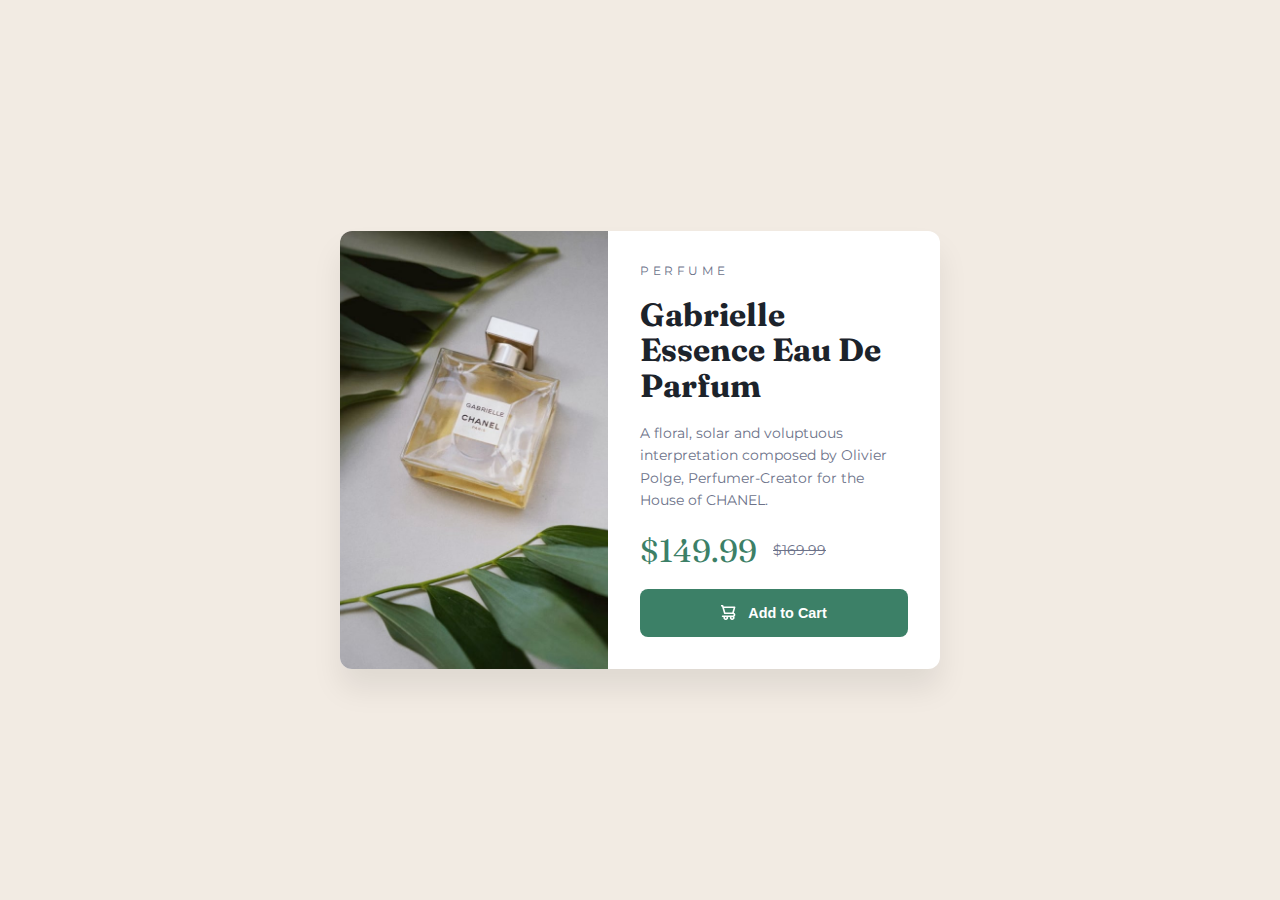
<file: product-preview-card-component-main/index.html>
<!DOCTYPE html>
<html lang="en">
    <head>
        <meta charset="UTF-8" />
        <meta name="viewport" content="width=device-width, initial-scale=1.0" />

        <title>Product preview card component</title>

        <link rel="preconnect" href="https://fonts.googleapis.com" />
        <link rel="preconnect" href="https://fonts.gstatic.com" crossorigin />
        <link
                href="https://fonts.googleapis.com/css2?family=Fraunces:wght@700&family=Montserrat:wght@500;700&display=swap"
                rel="stylesheet"
        />

        <link rel="stylesheet" href="styles.css" />
    </head>
    <body>
        <main class="hero">
            <div class="hero-image">
                <picture>
                    <source
                            srcset="images/image-product-desktop.jpg"
                            media="(min-width: 768px)"
                    />
                    <img
                            src="images/image-product-mobile.jpg"
                            alt="Gabrielle Essence Eau De Parfum bottle"
                    />
                </picture>
            </div>

            <div class="hero-text">
                <p class="product-type">Perfume</p>

                <h1>Gabrielle Essence Eau De Parfum</h1>

                <p class="hero-description">
                    A floral, solar and voluptuous interpretation composed by Olivier
                    Polge, Perfumer-Creator for the House of CHANEL.
                </p>

                <div class="price-section">
                    <p class="price">$149.99</p>
                    <p class="deleted-price"><del>$169.99</del></p>
                </div>

                <button type="button" class="add-to-cart">
                    <img src="images/icon-cart.svg" alt="add to cart icon" />
                    Add to Cart
                </button>
            </div>
        </main>
    </body>
</html>
</file>
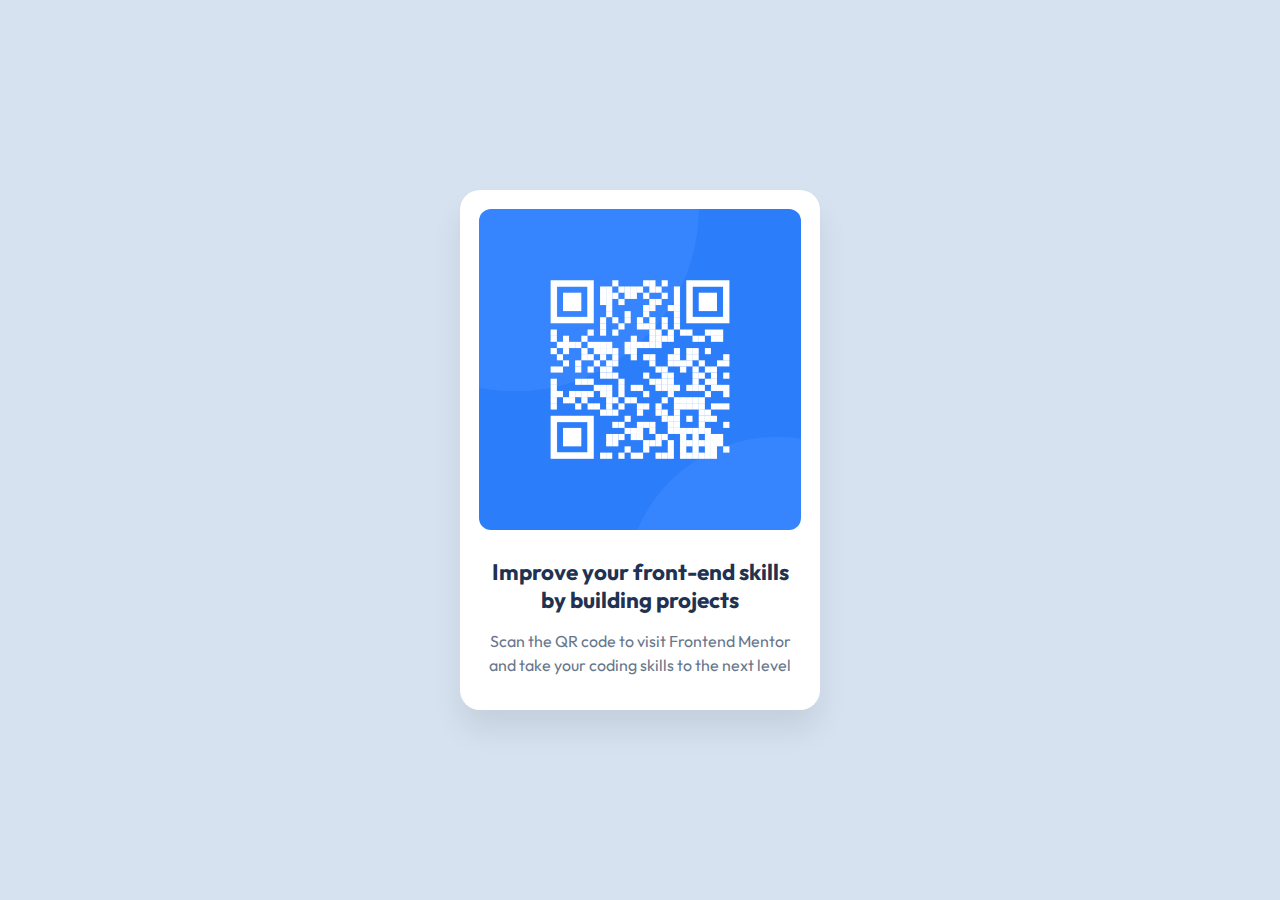
<file: qr-code-component-main/index.html>
<!DOCTYPE html>
<html lang="en">
    <head>
        <meta charset="UTF-8" />
        <meta
                name="viewport"
                content="width=device-width, initial-scale=1.0"
        />
        <title>QR Code Component</title>

        <link rel="preconnect" href="https://fonts.googleapis.com" />
        <link rel="preconnect" href="https://fonts.gstatic.com" crossorigin />
        <link
                href="https://fonts.googleapis.com/css2?family=Outfit:wght@400;700&display=swap"
                rel="stylesheet"
        />

        <link rel="stylesheet" href="styles.css" />
    </head>
    <body>
        <main class="card">
            <img
                    src="images/image-qr-code.png"
                    alt="QR code to Frontend Mentor"
                    class="card__img"
            />

            <h1 class="card__title">
                Improve your front-end skills by building projects
            </h1>

            <p class="card__text">
                Scan the QR code to visit Frontend Mentor and take your coding skills to
                the next level
            </p>
        </main>
    </body>
</html>
</file>
<file: product-preview-card-component-main/styles.css>
*,
*::before,
*::after {
    box-sizing: border-box;
    margin: 0;
    padding: 0;
}

body {
    min-height: 100vh;
    display: flex;
    justify-content: center;
    align-items: center;

    background-color: hsl(30, 38%, 92%);
    font-size: 14px;
    font-family: "Montserrat", sans-serif;
    color: hsl(228, 12%, 48%);
    padding: 1.5rem;
}

.hero {
    width: 100%;
    max-width: 600px;

    display: flex;
    flex-direction: column;

    background-color: hsl(0, 0%, 100%);
    border-radius: 12px;
    overflow: hidden;
    box-shadow: 0 20px 30px rgba(0, 0, 0, 0.08);
}

.hero-image {
    width: 100%;
}

.hero-image picture,
.hero-image img {
    display: block;
    width: 100%;
    height: 100%;
}

.hero-image img {
    object-fit: cover;
}

/* ---- text side ---- */

.hero-text {
    display: flex;
    flex-direction: column;
    align-items: flex-start;
    gap: 1.2rem;

    padding: 1.5rem;
}

.product-type {
    text-transform: uppercase;
    letter-spacing: 0.3em;
    font-size: 0.75rem;
}

.hero-text h1 {
    font-family: "Fraunces", serif;
    font-size: 2rem;
    line-height: 1.1;
    color: hsl(212, 21%, 14%);
}

.hero-description {
    line-height: 1.6;
}

/* ---- prices ---- */

.price-section {
    display: flex;
    align-items: center;
    gap: 1rem;
}

.price {
    font-family: "Fraunces", serif;
    font-size: 2rem;
    color: hsl(158, 36%, 37%);
}

.deleted-price {
    font-size: 0.85rem;
}

.deleted-price del {
    color: hsl(228, 12%, 48%);
}

/* ---- button ---- */

button {
    width: 100%;
    height: 48px;

    display: flex;
    justify-content: center;
    align-items: center;
    gap: 0.75rem;

    color: hsl(0, 0%, 100%);
    background-color: hsl(158, 36%, 37%);
    border: none;
    border-radius: 8px;
    font-size: 0.9rem;
    font-weight: 700;
}

button img {
    width: 15px;
    height: 15px;
    margin: 0;
}

button:hover {
    background-color: hsl(158, 42%, 18%);
    cursor: pointer;
}

/* ---- desktop layout ---- */

@media (min-width: 768px) {
    .hero {
        flex-direction: row;
    }

    .hero-image,
    .hero-text {
        flex: 1;
    }

    .hero-text {
        padding: 2rem;
    }
}
</file>
<file: qr-code-component-main/styles.css>
*,
*::before,
*::after {
    box-sizing: border-box;
    margin: 0;
    padding: 0;
}

body {
    min-height: 100vh;
    display: flex;
    justify-content: center;
    align-items: center;

    background-color: hsl(212, 45%, 89%);
    font-size: 15px;
    font-family: "Outfit", sans-serif;
    padding: 1.5rem;
}

.card {
    width: 100%;
    max-width: 320px;

    background-color: hsl(0, 0%, 100%);
    border-radius: 20px;
    padding: 1rem 1rem 2rem;
    text-align: center;

    box-shadow: 0 20px 30px rgba(0, 0, 0, 0.08);
}

.card__img {
    width: 100%;
    border-radius: 12px;
    margin-bottom: 1.5rem;
}

.card__title {
    font-size: 1.35rem;
    font-weight: 700;
    color: hsl(218, 44%, 22%);
    margin-bottom: 0.9rem;
}

.card__text {
    font-size: 0.95rem;
    font-weight: 400;
    line-height: 1.5;
    color: hsl(216, 15%, 48%);
}

@media (min-width: 768px) {
    .card {
        max-width: 360px;
        padding: 1.2rem 1.2rem 2.1rem;
    }

    .card__title {
        font-size: 1.4rem;
    }

    .card__text {
        font-size: 1rem;
    }
}
</file>
